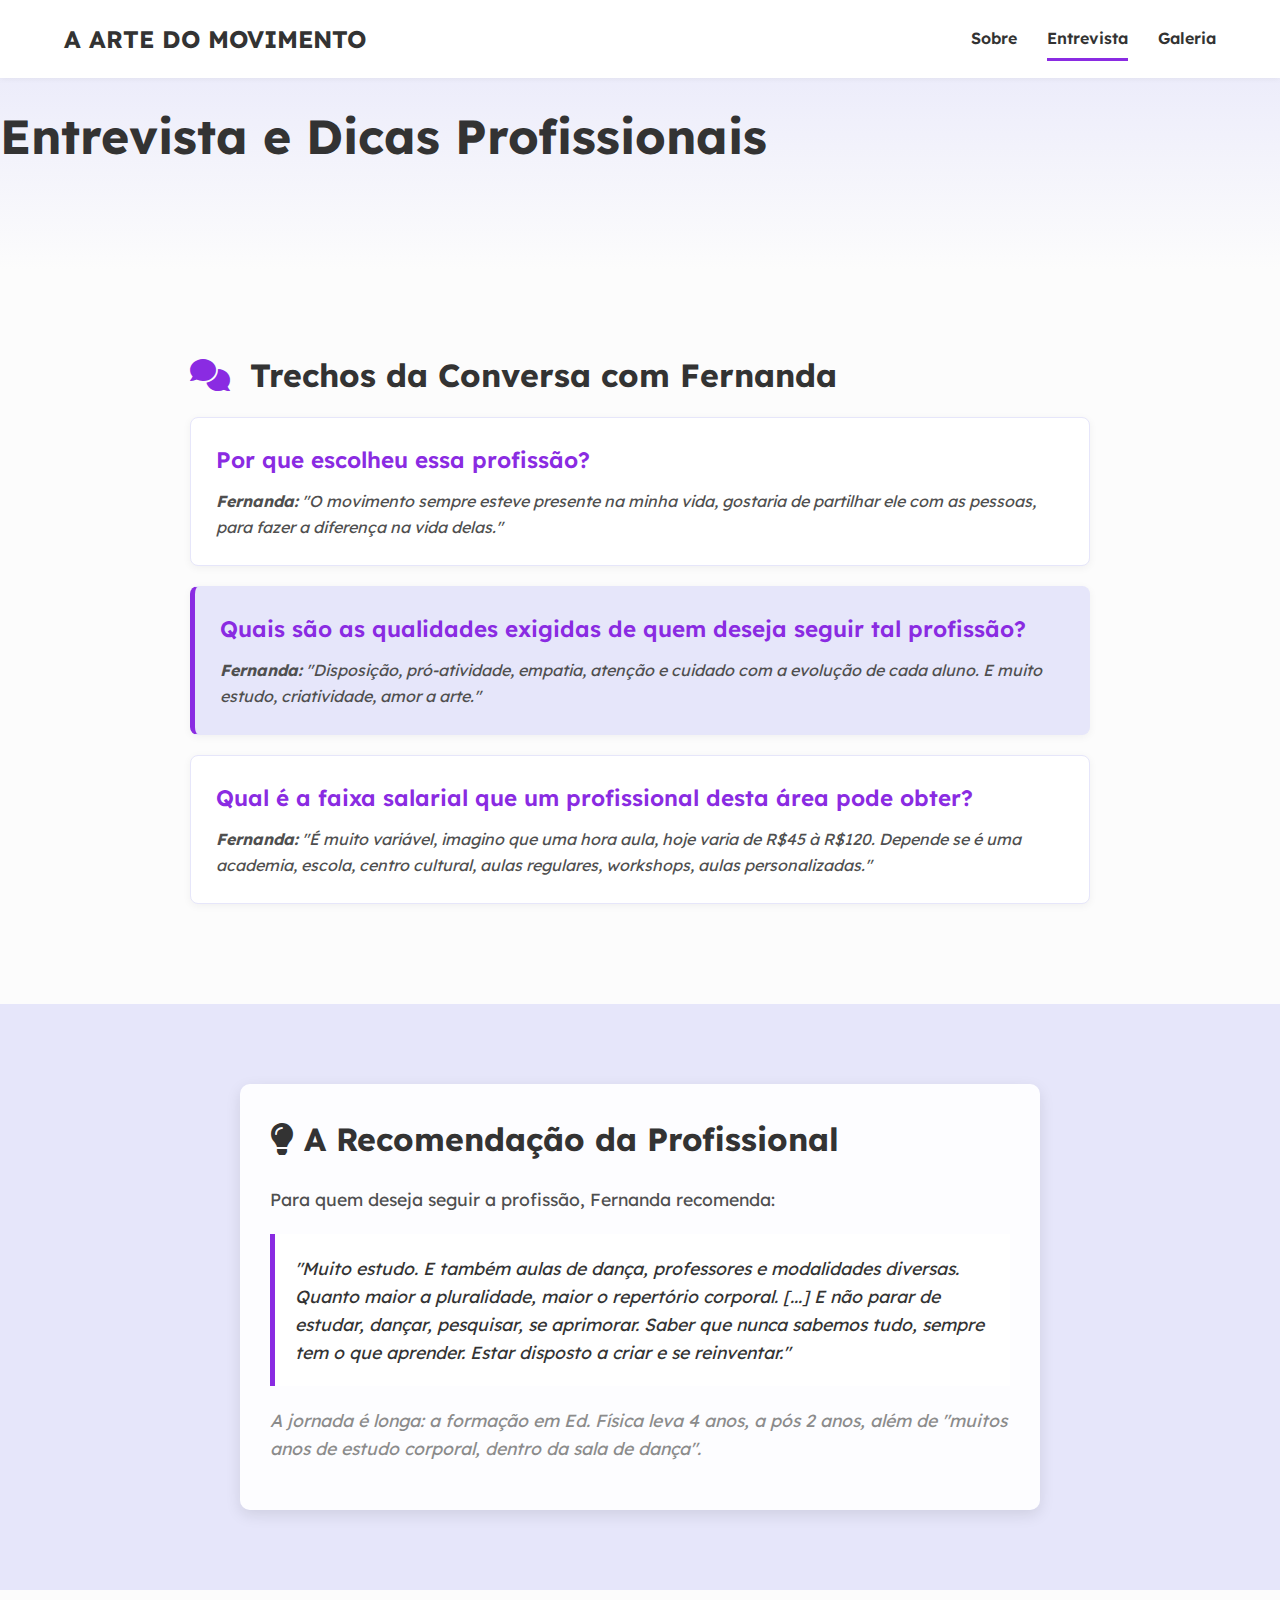
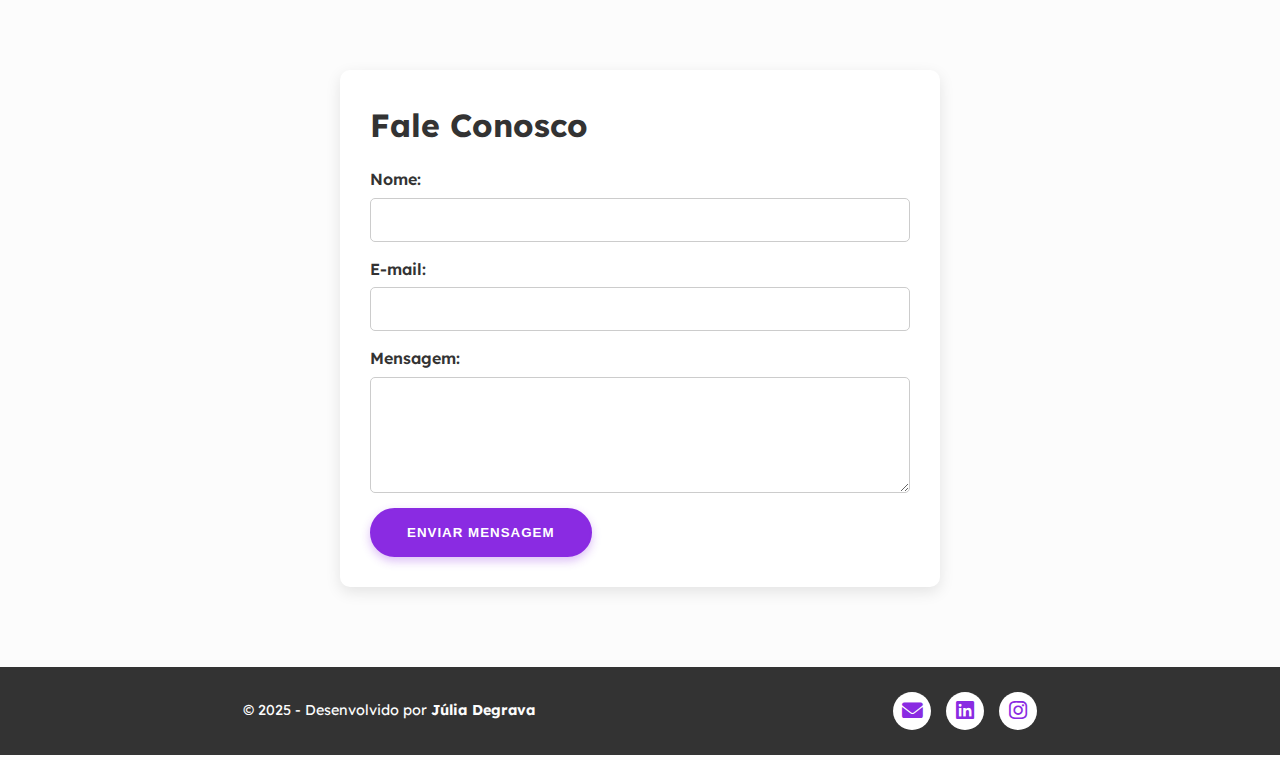
<file: pages/contato.html>
<!DOCTYPE html>
<html lang="pt-br">
<head>
    <meta charset="UTF-8">
    <meta name="viewport" content="width=device-width, initial-scale=1.0">
    <title>Entrevista e Contato - Fernanda Sartori</title>
    <link rel="stylesheet" href="../assets/css/contato.css">
    <link rel="stylesheet" href="https://cdnjs.cloudflare.com/ajax/libs/font-awesome/6.0.0-beta3/css/all.min.css">
</head>
<body>
    <header class="Header HeaderInterno">
        <nav class="NavBar">
            <a href="../index.html" class="Logo">A Arte do Movimento</a>
            <ul class="MenuNav">
                <li><a href="./sobre.html">Sobre</a></li>
                <li><a href="./contato.html">Entrevista</a></li>
                <li><a href="./galeria.html">Galeria</a></li>
            </ul>
        </nav>
        <div class="Hero HeroInterno">
            <h1 class="TituloPrincipalInterno">Entrevista e Dicas Profissionais</h1>
        </div>
    </header>

    <main>
        <section id="entrevista" class="Secao">
            <div class="ContainerEntrevista">
                <h3 class="TituloSecao"><i class="fas fa-comments"></i> Trechos da Conversa com Fernanda</h3>
                
                <div class="BlocoPerguntaResposta">
                    <h4>Por que escolheu essa profissão?</h4>
                    <p><strong>Fernanda:</strong> "O movimento sempre esteve presente na minha vida, gostaria de partilhar ele com as pessoas, para fazer a diferença na vida delas."</p>
                </div>
                
                <div class="BlocoPerguntaResposta BlocoAlternado">
                    <h4>Quais são as qualidades exigidas de quem deseja seguir tal profissão?</h4>
                    <p><strong>Fernanda:</strong> "Disposição, pró-atividade, empatia, atenção e cuidado com a evolução de cada aluno. E muito estudo, criatividade, amor a arte."</p>
                </div>

                <div class="BlocoPerguntaResposta">
                    <h4>Qual é a faixa salarial que um profissional desta área pode obter?</h4>
                    <p><strong>Fernanda:</strong> "É muito variável, imagino que uma hora aula, hoje varia de R$45 à R$120. Depende se é uma academia, escola, centro cultural, aulas regulares, workshops, aulas personalizadas."</p>
                </div>
            </div>
        </section>

        <section id="dicas" class="Secao DestaqueImportancia">
            <div class="ContainerTexto">
                <h3><i class="fas fa-lightbulb"></i> A Recomendação da Profissional</h3>
                <div class="DicasBox">
                    <p class="DicaTexto">Para quem deseja seguir a profissão, Fernanda recomenda:</p>
                    <blockquote class="CitacaoDica">
                        "Muito estudo. E também aulas de dança, professores e modalidades diversas. Quanto maior a pluralidade, maior o repertório corporal. [...] E não parar de estudar, dançar, pesquisar, se aprimorar. Saber que nunca sabemos tudo, sempre tem o que aprender. Estar disposto a criar e se reinventar."
                    </blockquote>
                    <p class="TempoNecessario">A jornada é longa: a formação em Ed. Física leva 4 anos, a pós 2 anos, além de "muitos anos de estudo corporal, dentro da sala de dança".</p>
                </div>
            </div>
        </section>

        <section id="contato-form" class="Secao">
            <div class="ContainerFormulario">
                <h3>Fale Conosco</h3>
                <form action="#" method="POST" class="Formulario">
                    <div class="CampoFormulario">
                        <label for="nome">Nome:</label>
                        <input type="text" id="nome" name="nome" required>
                    </div>
                    <div class="CampoFormulario">
                        <label for="email">E-mail:</label>
                        <input type="email" id="email" name="email" required>
                    </div>
                    <div class="CampoFormulario">
                        <label for="mensagem">Mensagem:</label>
                        <textarea id="mensagem" name="mensagem" rows="5" required></textarea>
                    </div>
                    <button type="submit" class="Botao SecaoBotao">Enviar Mensagem</button>
                </form>
            </div>
        </section>
    </main>

    <footer id="contato" class="Footer">
        <p class="Creditos">© 2025 - Desenvolvido por <strong>Júlia Degrava</strong></p>
        <div class="BotoesSocial">
            <a href="mailto:degravajulia@gmail.com" target="_blank" class="BotaoSocial" aria-label="E-mail">
                <i class="fas fa-envelope"></i>
            </a>
            <a href="https://www.linkedin.com/in/juliadegrava" target="_blank" class="BotaoSocial" aria-label="LinkedIn">
                <i class="fab fa-linkedin"></i>
            </a>
            <a href="https://www.instagram.com/juliadegrava" target="_blank" class="BotaoSocial" aria-label="Instagram">
                <i class="fab fa-instagram"></i>
            </a>
        </div>
    </footer>
</body>
</html>
</file>
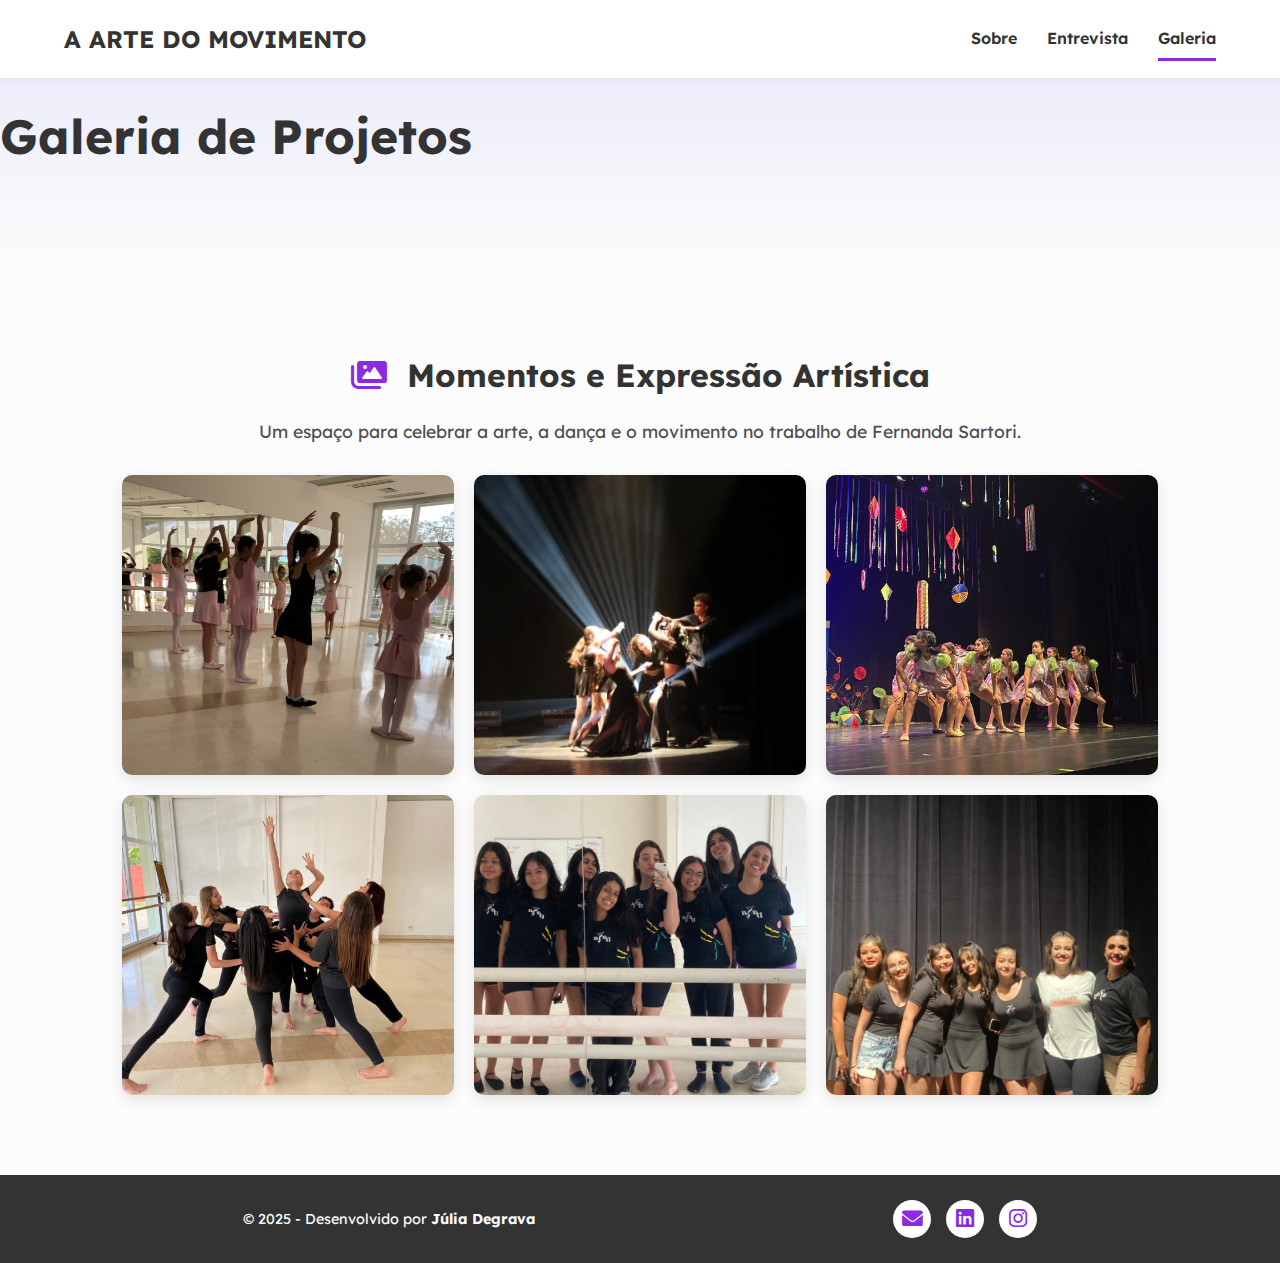
<file: pages/galeria.html>
<!DOCTYPE html>
<html lang="pt-br">
<head>
    <meta charset="UTF-8">
    <meta name="viewport" content="width=device-width, initial-scale=1.0">
    <title>Galeria - A Arte do Movimento</title>
    <link rel="stylesheet" href="../assets/css/galeria.css">
    <link rel="stylesheet" href="https://cdnjs.cloudflare.com/ajax/libs/font-awesome/6.0.0-beta3/css/all.min.css">
</head>
<body>
    <header class="Header HeaderInterno">
        <nav class="NavBar">
            <a href="../index.html" class="Logo">A Arte do Movimento</a>
            <ul class="MenuNav">
                <li><a href="./sobre.html">Sobre</a></li>
                <li><a href="./contato.html">Entrevista</a></li>
                <li><a href="./galeria.html">Galeria</a></li>
            </ul>
        </nav>
        <div class="Hero HeroInterno">
            <h1 class="TituloPrincipalInterno">Galeria de Projetos</h1>
        </div>
    </header>

    <main>
        <section id="galeria-fotos" class="Secao">
            <h3><i class="fas fa-images"></i> Momentos e Expressão Artística</h3>
            <p>Um espaço para celebrar a arte, a dança e o movimento no trabalho de Fernanda Sartori.</p>
            
            <div class="ContainerGaleria">
                <div class="ItemGaleria">
                    <img src="../assets/img/bale.png" alt="Crianças tendo aula de balé.">
                    <div class="LegendaOverlay">Aula de Balé: Infantil</div>
                </div>
                
                <div class="ItemGaleria">
                    <img src="../assets/img/medo.png" alt="Apresentação de jazz dos alunos de Fernanda.">
                    <div class="LegendaOverlay">Apresentação de Jazz</div>
                </div>
                
                <div class="ItemGaleria">
                    <img src="../assets/img/ansara.png" alt="Detalhe do figurino em um espetáculo de dança.">
                    <div class="LegendaOverlay">Detalhe do Figurino</div>
                </div>

                <div class="ItemGaleria">
                    <img src="../assets/img/andara.png" alt="Ambiente de trabalho: estúdio de dança.">
                    <div class="LegendaOverlay">O Estúdio de Trabalho</div>
                </div>

                <div class="ItemGaleria">
                    <img src="../assets/img/camiseta.png" alt="Foto da Fernanda e seus alunos com a camiseta do núcleo de dança.">
                    <div class="LegendaOverlay">Uniforme do Núcleo</div>
                </div>

                <div class="ItemGaleria">
                    <img src="../assets/img/mostra.png" alt="Fernanda com suas alunas em suas primeira apresentação pelo núcleo.">
                    <div class="LegendaOverlay">Primeira Apresentação</div>
                </div>

                </div>
        </section>
    </main>

    <footer id="contato" class="Footer">
        <p class="Creditos">© 2025 - Desenvolvido por <strong>Júlia Degrava</strong></p>
        <div class="BotoesSocial">
            <a href="mailto:degravajulia@gmail.com" target="_blank" class="BotaoSocial" aria-label="E-mail">
                <i class="fas fa-envelope"></i>
            </a>
            <a href="https://www.linkedin.com/in/juliadegrava" target="_blank" class="BotaoSocial" aria-label="LinkedIn">
                <i class="fab fa-linkedin"></i>
            </a>
            <a href="https://www.instagram.com/juliadegrava" target="_blank" class="BotaoSocial" aria-label="Instagram">
                <i class="fab fa-instagram"></i>
            </a>
        </div>
    </footer>
</body>
</html>
</file>
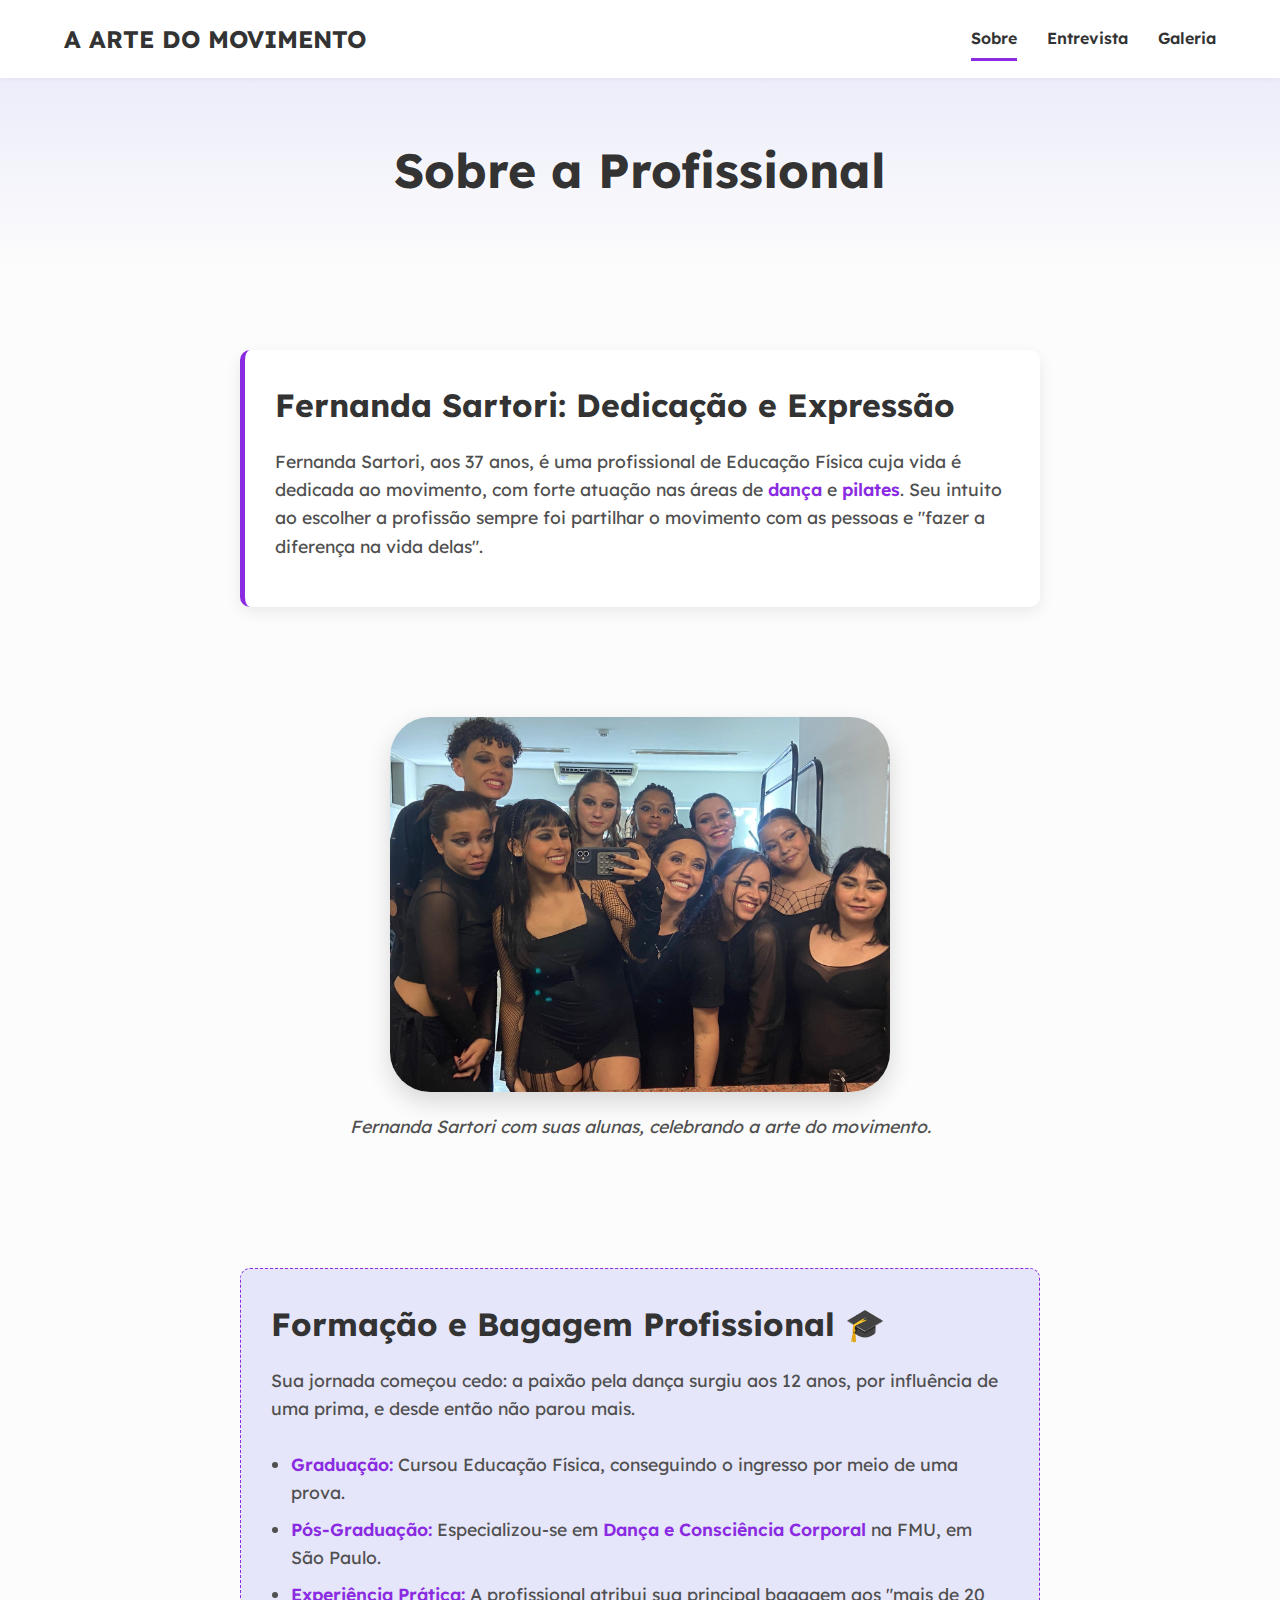
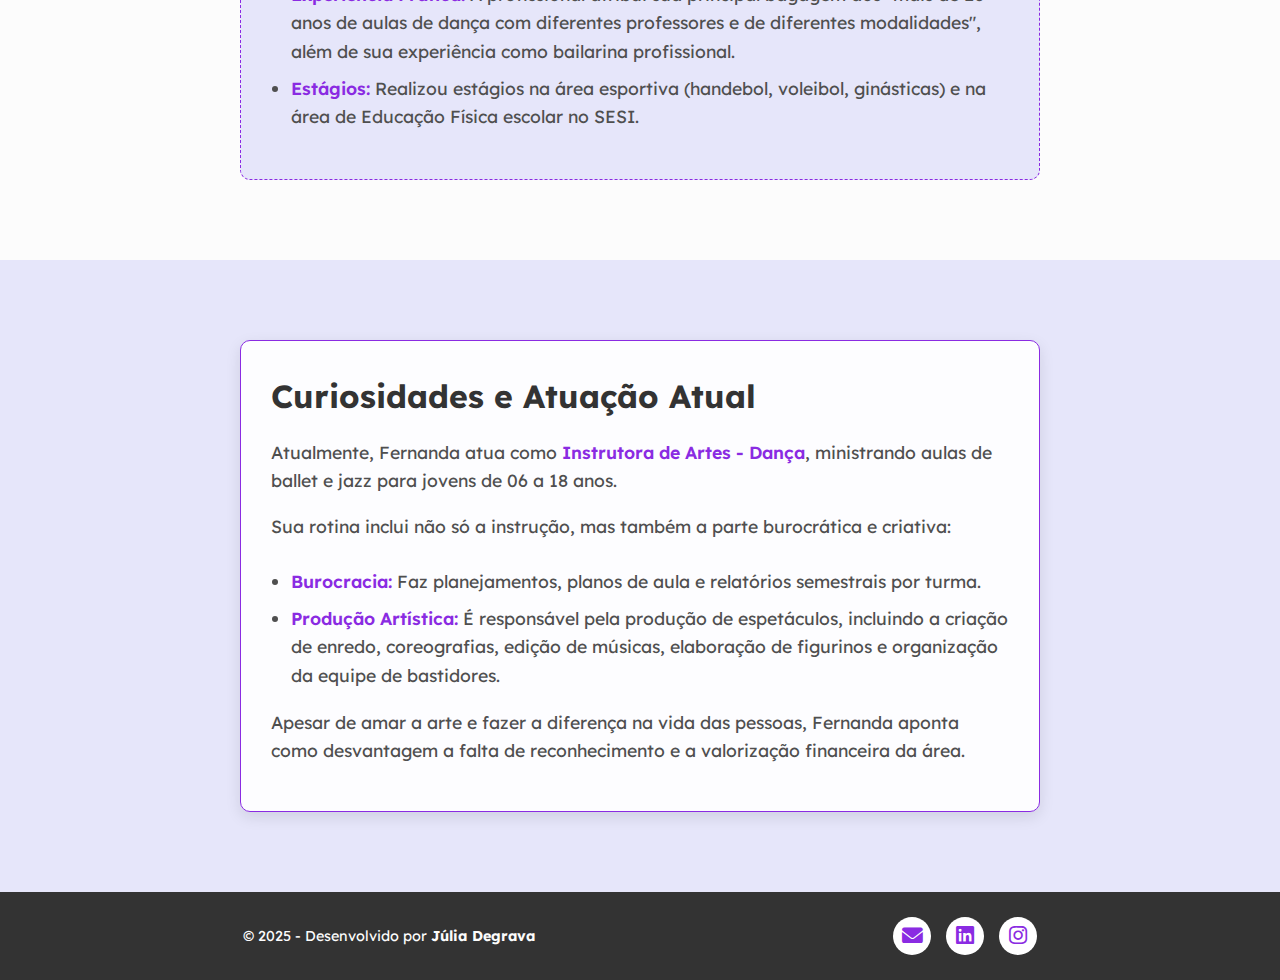
<file: pages/sobre.html>
<!DOCTYPE html>
<html lang="pt-br">
<head>
    <meta charset="UTF-8">
    <meta name="viewport" content="width=device-width, initial-scale=1.0">
    <title>Sobre Fernanda Sartori - A Arte do Movimento</title>
    <link rel="stylesheet" href="../assets/css/sobre.css">
    <link rel="stylesheet" href="https://cdnjs.cloudflare.com/ajax/libs/font-awesome/6.0.0-beta3/css/all.min.css">
</head>
<body>
    <header class="Header HeaderInterno">
        <nav class="NavBar">
            <a href="../index.html" class="Logo">A Arte do Movimento</a>
            <ul class="MenuNav">
                <li><a href="./sobre.html">Sobre</a></li>
                <li><a href="./contato.html">Entrevista</a></li>
                <li><a href="./galeria.html">Galeria</a></li>
            </ul>
        </nav>
        <div class="HeroHeroInterno">
            <h1 class="TituloPrincipalInterno">Sobre a Profissional</h1>
        </div>
    </header>

    <main>
        <section id="biografia" class="Secao Introducao">
            <div class="ContainerTexto">
                <h3>Fernanda Sartori: Dedicação e Expressão</h3>
                <p>Fernanda Sartori, aos 37 anos, é uma profissional de Educação Física cuja vida é dedicada ao movimento, com forte atuação nas áreas de <strong>dança</strong> e <strong>pilates</strong>. Seu intuito ao escolher a profissão sempre foi partilhar o movimento com as pessoas e "fazer a diferença na vida delas".</p>
            </div>
        </section>

        <section class="Secao FotoDestaque FotoDestaqueInterno">
            <img src="../assets/img/camarim.png" alt="Fernanda Sartori em movimento de dança ou pilates" class="ImagemPerfil">
           <p class="LegendaFoto">Fernanda Sartori com suas alunas, celebrando a arte do movimento.</p>
        </section>

        <section id="formacao" class="Secao">
            <div class="ContainerTexto ContainerFormacao">
                <h3>Formação e Bagagem Profissional 🎓</h3>
               <p>Sua jornada começou cedo: a paixão pela dança surgiu aos 12 anos, por influência de uma prima, e desde então não parou mais.</p>
                <ul>
                    <li><strong>Graduação:</strong> Cursou Educação Física, conseguindo o ingresso por meio de uma prova.</li>
                    <li><strong>Pós-Graduação:</strong> Especializou-se em <strong>Dança e Consciência Corporal</strong> na FMU, em São Paulo.</li>
                    <li><strong>Experiência Prática:</strong> A profissional atribui sua principal bagagem aos "mais de 20 anos de aulas de dança com diferentes professores e de diferentes modalidades", além de sua experiência como bailarina profissional.</li>
                    <li><strong>Estágios:</strong> Realizou estágios na área esportiva (handebol, voleibol, ginásticas) e na área de Educação Física escolar no SESI.</li>
                </ul>
            </div>
        </section>

        <section id="carreira" class="Secao DestaqueImportancia">
            <div class="ContainerTexto">
                <h3>Curiosidades e Atuação Atual</h3>
                <p>Atualmente, Fernanda atua como <strong>Instrutora de Artes - Dança</strong>, ministrando aulas de ballet e jazz para jovens de 06 a 18 anos.</p>
                <p>Sua rotina inclui não só a instrução, mas também a parte burocrática e criativa:</p>
                <ul>
                    <li><strong>Burocracia:</strong> Faz planejamentos, planos de aula e relatórios semestrais por turma.</li>
                    <li><strong>Produção Artística:</strong> É responsável pela produção de espetáculos, incluindo a criação de enredo, coreografias, edição de músicas, elaboração de figurinos e organização da equipe de bastidores.</li>
                </ul>
                <p>Apesar de amar a arte e fazer a diferença na vida das pessoas, Fernanda aponta como desvantagem a falta de reconhecimento e a valorização financeira da área.</p>
            </div>
        </section>
    </main>

    <footer id="contato" class="Footer">
        <p class="Creditos">© 2025 - Desenvolvido por <strong>Júlia Degrava</strong></p>
        <div class="BotoesSocial">
            <a href="mailto:degravajulia@gmail.com" target="_blank" class="BotaoSocial" aria-label="E-mail">
                <i class="fas fa-envelope"></i>
            </a>
            <a href="https://www.linkedin.com/in/juliadegrava" target="_blank" class="BotaoSocial" aria-label="LinkedIn">
                <i class="fab fa-linkedin"></i>
            </a>
            <a href="https://www.instagram.com/juliadegrava" target="_blank" class="BotaoSocial" aria-label="Instagram">
                <i class="fab fa-instagram"></i>
            </a>
        </div>
    </footer>
</body>
</html>
</file>
<file: assets/css/contato.css>
@import url("https://fonts.googleapis.com/css2?family=Lexend:wght@300;400;600;700&display=swap");

:root {
    --cor-primaria: #8a2be2;
    --cor-secundaria: #e6e6fa;
    --cor-fundo: #fcfcfc;
    --cor-texto-escuro: #4f4f4f;
    --cor-texto-claro: #fff;
    --cor-detalhe-escuro: #333333;
    --padding-padrao: 80px 5%;
}

* {
    box-sizing: border-box;
    margin: 0;
    padding: 0;
}

body {
    font-family: "Lexend", sans-serif;
    line-height: 1.6;
    background-color: var(--cor-fundo);
    color: var(--cor-texto-escuro);
    overflow-x: hidden;
}

a {
    text-decoration: none;
    color: var(--cor-primaria);
    transition: color 0.3s ease;
}

a:hover {
    color: var(--cor-detalhe-escuro);
}

/* --- Cabeçalho e Navegação --- */

.HeaderInterno {
    background: linear-gradient(180deg,
            var(--cor-secundaria) 0%,
            var(--cor-fundo) 100%);
    min-height: 30vh;
    display: flex;
    flex-direction: column;
    padding-bottom: 0;
    position: relative;
}

.NavBar {
    display: flex;
    justify-content: space-between;
    align-items: center;
    padding: 20px 5%;
    background-color: var(--cor-texto-claro);
    box-shadow: 0 1px 6px rgba(0, 0, 0, 0.05);
    z-index: 10;
}

.Logo {
    font-size: 1.5rem;
    font-weight: 700;
    color: var(--cor-detalhe-escuro);
    text-transform: uppercase;
}

.MenuNav {
    list-style: none;
    display: flex;
    gap: 30px;
}

.MenuNav a {
    font-weight: 600;
    color: var(--cor-detalhe-escuro);
    padding: 5px 0;
    position: relative;
}

.MenuNav a::after {
    content: "";
    position: absolute;
    width: 0;
    height: 3px;
    bottom: -8px;
    left: 0;
    background-color: var(--cor-primaria);
    transition: width 0.3s ease-in-out;
}

.MenuNav a:hover::after {
    width: 100%;
}

/* Destaca a página "Entrevista / Contato" como ativa */
.MenuNav li:nth-child(2) a::after {
    width: 100%;
}

.HeroHeroInterno {
    text-align: center;
    flex-grow: 1;
    display: flex;
    flex-direction: column;
    justify-content: center;
    align-items: center;
    padding: 0 5%;
    text-shadow: 1px 1px 5px rgba(255, 255, 255, 0.7);
}

.TituloPrincipalInterno {
    font-size: 3rem;
    font-weight: 700;
    color: var(--cor-detalhe-escuro);
    margin-bottom: 0.5rem;
    padding: 20px 0;
}

/* --- Seções de Conteúdo --- */

.Secao {
    padding: var(--padding-padrao);
    text-align: center;
}

.Secao h3 {
    font-size: 2rem;
    margin-bottom: 1rem;
    font-weight: 700;
    color: var(--cor-detalhe-escuro);
}

.Secao p {
    font-size: 1.1rem;
    margin-bottom: 1em;
}

.DestaqueImportancia {
    background-color: var(--cor-secundaria);
}

/* Container de Destaque */
.ContainerTexto {
    max-width: 800px;
    margin: 0 auto;
    text-align: left;
    padding: 30px;
    border-radius: 10px;
    background-color: rgba(255, 255, 255, 0.9);
    box-shadow: 0 5px 15px rgba(0, 0, 0, 0.1);
}

/* --- Estilos da Seção de Entrevista --- */

.ContainerEntrevista {
    max-width: 900px;
    margin: 0 auto;
    text-align: left;
}

.TituloSecao i {
    color: var(--cor-primaria);
    margin-right: 10px;
}

.BlocoPerguntaResposta {
    background-color: var(--cor-texto-claro);
    border: 1px solid var(--cor-secundaria);
    padding: 25px;
    margin-bottom: 20px;
    border-radius: 8px;
    box-shadow: 0 2px 8px rgba(0, 0, 0, 0.05);
    transition: transform 0.3s ease;
}

.BlocoPerguntaResposta:hover {
    transform: translateY(-3px);
    box-shadow: 0 5px 15px rgba(0, 0, 0, 0.1);
}

.BlocoAlternado {
    background-color: var(--cor-secundaria);
    border-left: 5px solid var(--cor-primaria);
}

.BlocoPerguntaResposta h4 {
    font-size: 1.4rem;
    color: var(--cor-primaria);
    margin-bottom: 10px;
    font-weight: 600;
}

.BlocoPerguntaResposta p {
    font-style: italic;
    color: var(--cor-texto-escuro);
    margin-bottom: 0;
    font-size: 1rem;
}

/* --- Estilos das Dicas Profissionais --- */

.DicasBox {
    margin-top: 20px;
}

.CitacaoDica {
    background-color: var(--cor-texto-claro);
    border-left: 5px solid var(--cor-primaria);
    padding: 20px;
    margin: 20px 0;
    font-style: italic;
    font-size: 1.1rem;
    color: var(--cor-detalhe-escuro);
}

.TempoNecessario {
    font-size: 0.95rem;
    font-style: italic;
    color: #8b8b8b;
}

/* --- Estilos do Formulário de Contato --- */

.ContainerFormulario {
    max-width: 600px;
    margin: 0 auto;
    padding: 30px;
    background-color: var(--cor-texto-claro);
    border-radius: 10px;
    box-shadow: 0 5px 15px rgba(0, 0, 0, 0.1);
    text-align: left;
}

.Formulario {
    display: flex;
    flex-direction: column;
    gap: 15px;
}

.CampoFormulario {
    display: flex;
    flex-direction: column;
}

.CampoFormulario label {
    font-weight: 600;
    margin-bottom: 5px;
    color: var(--cor-detalhe-escuro);
    font-size: 1rem;
}

.CampoFormulario input[type="text"],
.CampoFormulario input[type="email"],
.CampoFormulario textarea {
    padding: 12px;
    border: 1px solid #ccc;
    border-radius: 5px;
    font-size: 1rem;
    transition: border-color 0.3s, box-shadow 0.3s;
}

.CampoFormulario input:focus,
.CampoFormulario textarea:focus {
    border-color: var(--cor-primaria);
    box-shadow: 0 0 5px rgba(138, 43, 226, 0.5);
    outline: none;
}

.CampoFormulario textarea {
    resize: vertical;
}

/* Botões (Reutilizando classes existentes) */
.Botao {
    display: inline-block;
    padding: 15px 35px;
    border-radius: 30px;
    font-weight: 600;
    text-transform: uppercase;
    letter-spacing: 1px;
    transition: all 0.3s ease;
    border: 2px solid transparent;
    cursor: pointer;
    text-align: center;
    align-self: flex-start; /* Alinha o botão à esquerda no formulário */
}

.SecaoBotao {
    background-color: var(--cor-primaria);
    color: var(--cor-texto-claro);
    border-color: var(--cor-primaria);
    box-shadow: 0 4px 10px rgba(138, 43, 226, 0.3);
}

.SecaoBotao:hover {
    background-color: var(--cor-detalhe-escuro);
    color: var(--cor-secundaria);
    border-color: var(--cor-detalhe-escuro);
    transform: translateY(-3px);
    box-shadow: 0 8px 20px rgba(0, 0, 0, 0.2);
}

/* --- Rodapé (Footer) --- */

.Footer {
    background-color: var(--cor-detalhe-escuro);

    padding: 25px 5%;

    display: flex;

    justify-content: space-around;
    /* Distribui itens no footer */

    align-items: center;

    text-align: center;
}

.Creditos {
    color: var(--cor-fundo);

    font-size: 0.9rem;

    font-weight: 400;
}

.BotoesSocial {
    display: flex;

    gap: 15px;
}

.BotaoSocial {
    display: flex;

    justify-content: center;

    align-items: center;

    width: 38px;

    height: 38px;

    border-radius: 50%;

    background-color: var(--cor-texto-claro);

    color: var(--cor-primaria);

    font-size: 1.3rem;

    transition: background-color 0.3s ease, color 0.3s ease, transform 0.3s ease;
}

.BotaoSocial:hover {
    background-color: var(--cor-primaria);

    color: var(--cor-texto-claro);

    transform: scale(1.1);
}

/* --- Media Queries (Responsividade) --- */

@media (max-width: 768px) {
    .HeaderInterno {
        min-height: 25vh;
    }

    .NavBar {
        flex-direction: column;
        gap: 15px;
    }

    .MenuNav {
        gap: 15px;
        flex-wrap: wrap;
        justify-content: center;
    }

    .TituloPrincipalInterno {
        font-size: 2.2rem;
    }

    .Secao {
        padding: 40px 5%;
    }

    .ContainerFormulario,
    .BlocoPerguntaResposta {
        padding: 20px;
    }

    .BlocoPerguntaResposta h4 {
        font-size: 1.2rem;
    }

    .Botao {
        align-self: stretch; /* Ocupa a largura total em telas pequenas */
    }
}
</file>
<file: assets/css/galeria.css>
@import url("https://fonts.googleapis.com/css2?family=Lexend:wght@300;400;600;700&display=swap");

:root {
    --cor-primaria: #8a2be2;
    --cor-secundaria: #e6e6fa;
    --cor-fundo: #fcfcfc;
    --cor-texto-escuro: #4f4f4f;
    --cor-texto-claro: #fff;
    --cor-detalhe-escuro: #333333;
    --padding-padrao: 80px 5%;
}

* {
    box-sizing: border-box;
    margin: 0;
    padding: 0;
}

body {
    font-family: "Lexend", sans-serif;
    line-height: 1.6;
    background-color: var(--cor-fundo);
    color: var(--cor-texto-escuro);
    overflow-x: hidden;
}

a {
    text-decoration: none;
    color: var(--cor-primaria);
    transition: color 0.3s ease;
}

a:hover {
    color: var(--cor-detalhe-escuro);
}

/* --- Cabeçalho e Navegação (Reutilização) --- */

.HeaderInterno {
    background: linear-gradient(180deg,
            var(--cor-secundaria) 0%,
            var(--cor-fundo) 100%);
    min-height: 30vh;
    display: flex;
    flex-direction: column;
    padding-bottom: 0;
    position: relative;
}

.NavBar {
    display: flex;
    justify-content: space-between;
    align-items: center;
    padding: 20px 5%;
    background-color: var(--cor-texto-claro);
    box-shadow: 0 1px 6px rgba(0, 0, 0, 0.05);
    z-index: 10;
}

.Logo {
    font-size: 1.5rem;
    font-weight: 700;
    color: var(--cor-detalhe-escuro);
    text-transform: uppercase;
}

.MenuNav {
    list-style: none;
    display: flex;
    gap: 30px;
}

.MenuNav a {
    font-weight: 600;
    color: var(--cor-detalhe-escuro);
    padding: 5px 0;
    position: relative;
}

.MenuNav a::after {
    content: "";
    position: absolute;
    width: 0;
    height: 3px;
    bottom: -8px;
    left: 0;
    background-color: var(--cor-primaria);
    transition: width 0.3s ease-in-out;
}

.MenuNav a:hover::after {
    width: 100%;
}

/* Destaca a página "Galeria" como ativa */
.MenuNav li:nth-child(3) a::after {
    width: 100%;
}

.HeroHeroInterno {
    text-align: center;
    flex-grow: 1;
    display: flex;
    flex-direction: column;
    justify-content: center;
    align-items: center;
    padding: 0 5%;
    text-shadow: 1px 1px 5px rgba(255, 255, 255, 0.7);
}

.TituloPrincipalInterno {
    font-size: 3rem;
    font-weight: 700;
    color: var(--cor-detalhe-escuro);
    margin-bottom: 0.5rem;
    padding: 20px 0;
}

/* --- Seção da Galeria --- */

.Secao {
    padding: var(--padding-padrao);
    text-align: center;
}

.Secao h3 {
    font-size: 2rem;
    margin-bottom: 1rem;
    font-weight: 700;
    color: var(--cor-detalhe-escuro);
}

.Secao h3 i {
    color: var(--cor-primaria);
    margin-right: 10px;
}

.Secao p {
    font-size: 1.1rem;
    margin-bottom: 30px;
}

.ContainerGaleria {
    max-width: 1200px;
    margin: 0 auto;
    display: grid;
    grid-template-columns: repeat(auto-fit, minmax(300px, 1fr)); /* Grid responsivo */
    gap: 20px;
    padding: 0 5%;
}

.ItemGaleria {
    position: relative;
    overflow: hidden;
    border-radius: 10px;
    box-shadow: 0 5px 15px rgba(0, 0, 0, 0.1);
    cursor: pointer;
    transition: transform 0.3s ease;
}

.ItemGaleria:hover {
    transform: scale(1.03);
    box-shadow: 0 10px 25px rgba(0, 0, 0, 0.2);
}

.ItemGaleria img {
    width: 100%;
    height: 300px; /* Altura fixa para manter o grid uniforme */
    object-fit: cover;
    display: block;
    transition: opacity 0.3s ease;
}

.LegendaOverlay {
    position: absolute;
    bottom: 0;
    left: 0;
    width: 100%;
    background-color: rgba(138, 43, 226, 0.85); /* cor-primaria com transparência */
    color: var(--cor-texto-claro);
    padding: 15px 10px;
    font-weight: 600;
    font-size: 1.1rem;
    text-align: center;
    transform: translateY(100%); /* Esconde a legenda inicialmente */
    transition: transform 0.3s ease;
}

.ItemGaleria:hover .LegendaOverlay {
    transform: translateY(0); /* Mostra a legenda no hover */
}

/* Estilo adicional para o efeito de escurecimento no hover */
.ItemGaleria:hover img {
    opacity: 0.8;
}

/* --- Rodapé (Footer - Reutilização) --- */

.Footer {
    background-color: var(--cor-detalhe-escuro);

    padding: 25px 5%;

    display: flex;

    justify-content: space-around;
    /* Distribui itens no footer */

    align-items: center;

    text-align: center;
}

.Creditos {
    color: var(--cor-fundo);

    font-size: 0.9rem;

    font-weight: 400;
}

.BotoesSocial {
    display: flex;

    gap: 15px;
}

.BotaoSocial {
    display: flex;

    justify-content: center;

    align-items: center;

    width: 38px;

    height: 38px;

    border-radius: 50%;

    background-color: var(--cor-texto-claro);

    color: var(--cor-primaria);

    font-size: 1.3rem;

    transition: background-color 0.3s ease, color 0.3s ease, transform 0.3s ease;
}

.BotaoSocial:hover {
    background-color: var(--cor-primaria);

    color: var(--cor-texto-claro);

    transform: scale(1.1);
}

/* --- Media Queries (Responsividade) --- */

@media (max-width: 768px) {
    .HeaderInterno {
        min-height: 25vh;
    }

    .NavBar {
        flex-direction: column;
        gap: 15px;
    }

    .MenuNav {
        gap: 15px;
        flex-wrap: wrap;
        justify-content: center;
    }

    .TituloPrincipalInterno {
        font-size: 2.2rem;
    }

    .Secao {
        padding: 40px 5%;
    }

    .ContainerGaleria {
        grid-template-columns: 1fr; /* Uma coluna em telas pequenas */
        padding: 0;
    }
}
</file>
<file: assets/css/sobre.css>
@import url("https://fonts.googleapis.com/css2?family=Lexend:wght@300;400;600;700&display=swap");

:root {
    --cor-primaria: #8a2be2;
    --cor-secundaria: #e6e6fa;
    --cor-fundo: #fcfcfc;
    --cor-texto-escuro: #4f4f4f;
    --cor-texto-claro: #fff;
    --cor-detalhe-escuro: #333333;
    --padding-padrao: 80px 5%;
}

* {
    box-sizing: border-box;
    margin: 0;
    padding: 0;
}

body {
    font-family: "Lexend", sans-serif;
    line-height: 1.6;
    background-color: var(--cor-fundo);
    color: var(--cor-texto-escuro);
    overflow-x: hidden;
}

a {
    text-decoration: none;
    color: var(--cor-primaria);
    transition: color 0.3s ease;
}

a:hover {
    color: var(--cor-detalhe-escuro);
}

/* --- Cabeçalho e Navegação --- */

.HeaderInterno {
    background: linear-gradient(180deg,
            var(--cor-secundaria) 0%,
            var(--cor-fundo) 100%);
    min-height: 30vh;
    display: flex;
    flex-direction: column;
    padding-bottom: 0;
    position: relative;
}

.NavBar {
    display: flex;
    justify-content: space-between;
    align-items: center;
    padding: 20px 5%;
    background-color: var(--cor-texto-claro);
    box-shadow: 0 1px 6px rgba(0, 0, 0, 0.05);
    z-index: 10;
}

.Logo {
    font-size: 1.5rem;
    font-weight: 700;
    color: var(--cor-detalhe-escuro);
    text-transform: uppercase;
}

.MenuNav {
    list-style: none;
    display: flex;
    gap: 30px;
}

.MenuNav a {
    font-weight: 600;
    color: var(--cor-detalhe-escuro);
    padding: 5px 0;
    position: relative;
}

.MenuNav a::after {
    content: "";
    position: absolute;
    width: 0;
    height: 3px;
    bottom: -8px;
    left: 0;
    background-color: var(--cor-primaria);
    transition: width 0.3s ease-in-out;
}

.MenuNav a:hover::after {
    width: 100%;
}

.MenuNav li:nth-child(1) a::after {
    width: 100%;
}

.HeroHeroInterno {
    text-align: center;
    flex-grow: 1;
    display: flex;
    flex-direction: column;
    justify-content: center;
    align-items: center;
    padding: 0 5%;
    text-shadow: 1px 1px 5px rgba(255, 255, 255, 0.7);
}

.TituloPrincipalInterno {
    font-size: 3rem;
    font-weight: 700;
    color: var(--cor-detalhe-escuro);
    margin-bottom: 0.5rem;
    padding: 20px 0;
}

/* --- Seções de Conteúdo --- */

.Secao {
    padding: var(--padding-padrao);
    text-align: center;
}

.Secao h3 {
    font-size: 2rem;
    margin-bottom: 1rem;
    font-weight: 700;
    color: var(--cor-detalhe-escuro);
}

.Secao p {
    font-size: 1.1rem;
    margin-bottom: 1em;
}

.ContainerTexto {
    max-width: 800px;
    margin: 0 auto;
    text-align: left;
    padding: 30px;
    border-radius: 10px;
}

.Introducao .ContainerTexto {
    background-color: var(--cor-texto-claro);
    box-shadow: 0 5px 15px rgba(0, 0, 0, 0.08);
    border-left: 5px solid var(--cor-primaria);
}

.DestaqueImportancia {
    background-color: var(--cor-secundaria);
}

.DestaqueImportancia .ContainerTexto {
    background-color: rgba(255, 255, 255, 0.9);
    border: 1px solid var(--cor-primaria);
    box-shadow: 0 5px 15px rgba(0, 0, 0, 0.1);
}

.ContainerTexto ul {
    list-style: disc;
    margin-left: 20px;
    padding: 10px 0;
    font-size: 1.1rem;
}

.ContainerTexto ul li {
    margin-bottom: 0.5em;
}

.ContainerTexto strong {
    color: var(--cor-primaria);
    font-weight: 600;
}

.ContainerFormacao {
    border: 1px dashed var(--cor-primaria);
    background-color: var(--cor-secundaria);
}

/* --- Foto de Destaque --- */

.FotoDestaque {
    background-color: var(--cor-fundo);
    padding: 50px 5%;
    display: flex;
    flex-direction: column;
    align-items: center;
    gap: 20px;
}

.FotoDestaqueInterno {
    padding: 30px 5%;
}

.ImagemPerfil {
    width: 500px;
    object-fit: cover;
    border-radius: 40px;
    box-shadow: 0 10px 25px rgba(0, 0, 0, 0.15);
    transition: transform 0.3s ease-in-out;
}

.ImagemPerfil:hover {
    transform: scale(1.03);
}

.LegendaFoto {
    font-style: italic;
    color: var(--cor-texto-escuro);
    font-size: 1rem;
    max-width: 600px;
    text-align: center;
}

/* --- Rodapé (Footer) --- */

.Footer {
    background-color: var(--cor-detalhe-escuro);

    padding: 25px 5%;

    display: flex;

    justify-content: space-around;
    /* Distribui itens no footer */

    align-items: center;

    text-align: center;
}

.Creditos {
    color: var(--cor-fundo);

    font-size: 0.9rem;

    font-weight: 400;
}

.BotoesSocial {
    display: flex;

    gap: 15px;
}

.BotaoSocial {
    display: flex;

    justify-content: center;

    align-items: center;

    width: 38px;

    height: 38px;

    border-radius: 50%;

    background-color: var(--cor-texto-claro);

    color: var(--cor-primaria);

    font-size: 1.3rem;

    transition: background-color 0.3s ease, color 0.3s ease, transform 0.3s ease;
}

.BotaoSocial:hover {
    background-color: var(--cor-primaria);

    color: var(--cor-texto-claro);

    transform: scale(1.1);
}

/* --- Media Queries (Responsividade) --- */

@media (max-width: 768px) {
    .HeaderInterno {
        min-height: 25vh;
    }

    .NavBar {
        flex-direction: column;
        gap: 15px;
    }

    .MenuNav {
        gap: 15px;
        flex-wrap: wrap;
        justify-content: center;
    }

    .TituloPrincipalInterno {
        font-size: 2.2rem;
    }

    .Secao {
        padding: 40px 5%;
    }

    .ContainerTexto {
        padding: 20px;
    }

    .ImagemPerfil {
        width: 200px;
        height: 200px;
    }

    .Footer {
        flex-direction: column;
        gap: 15px;
    }
}
</file>
